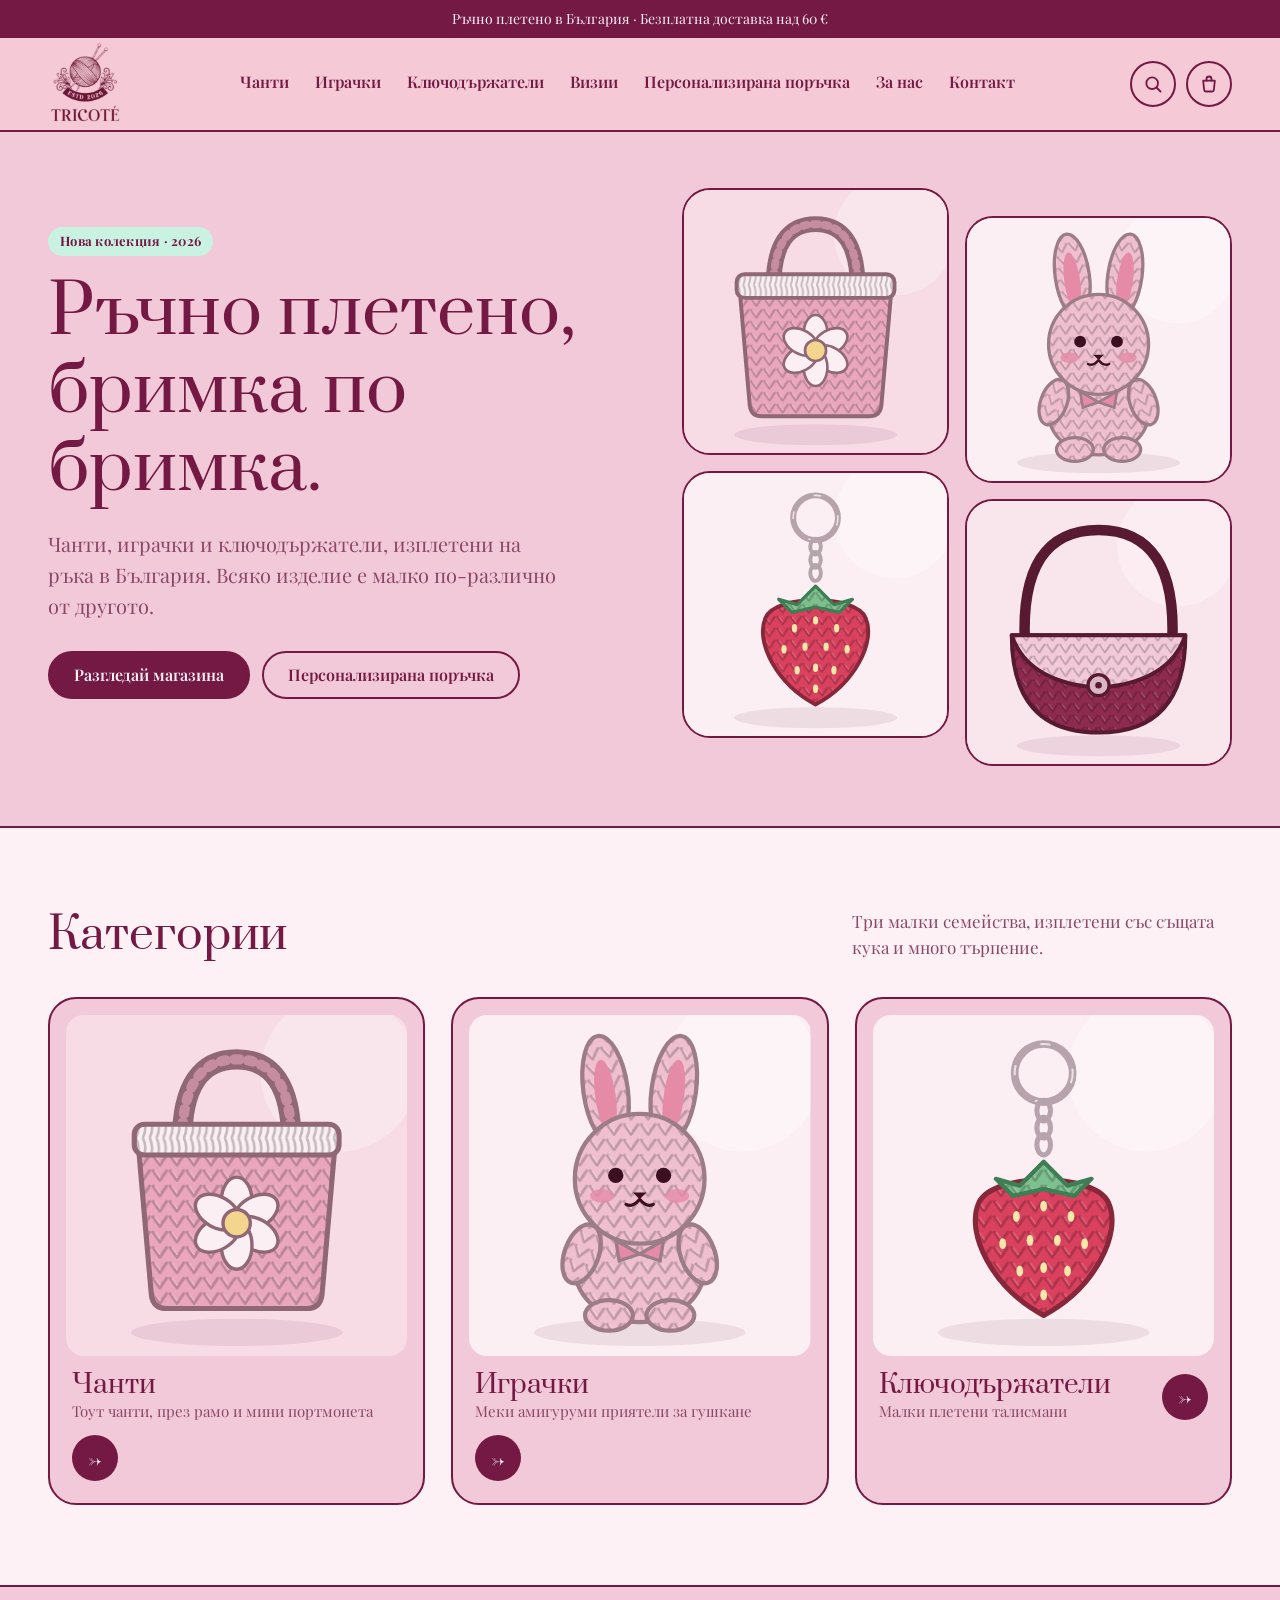
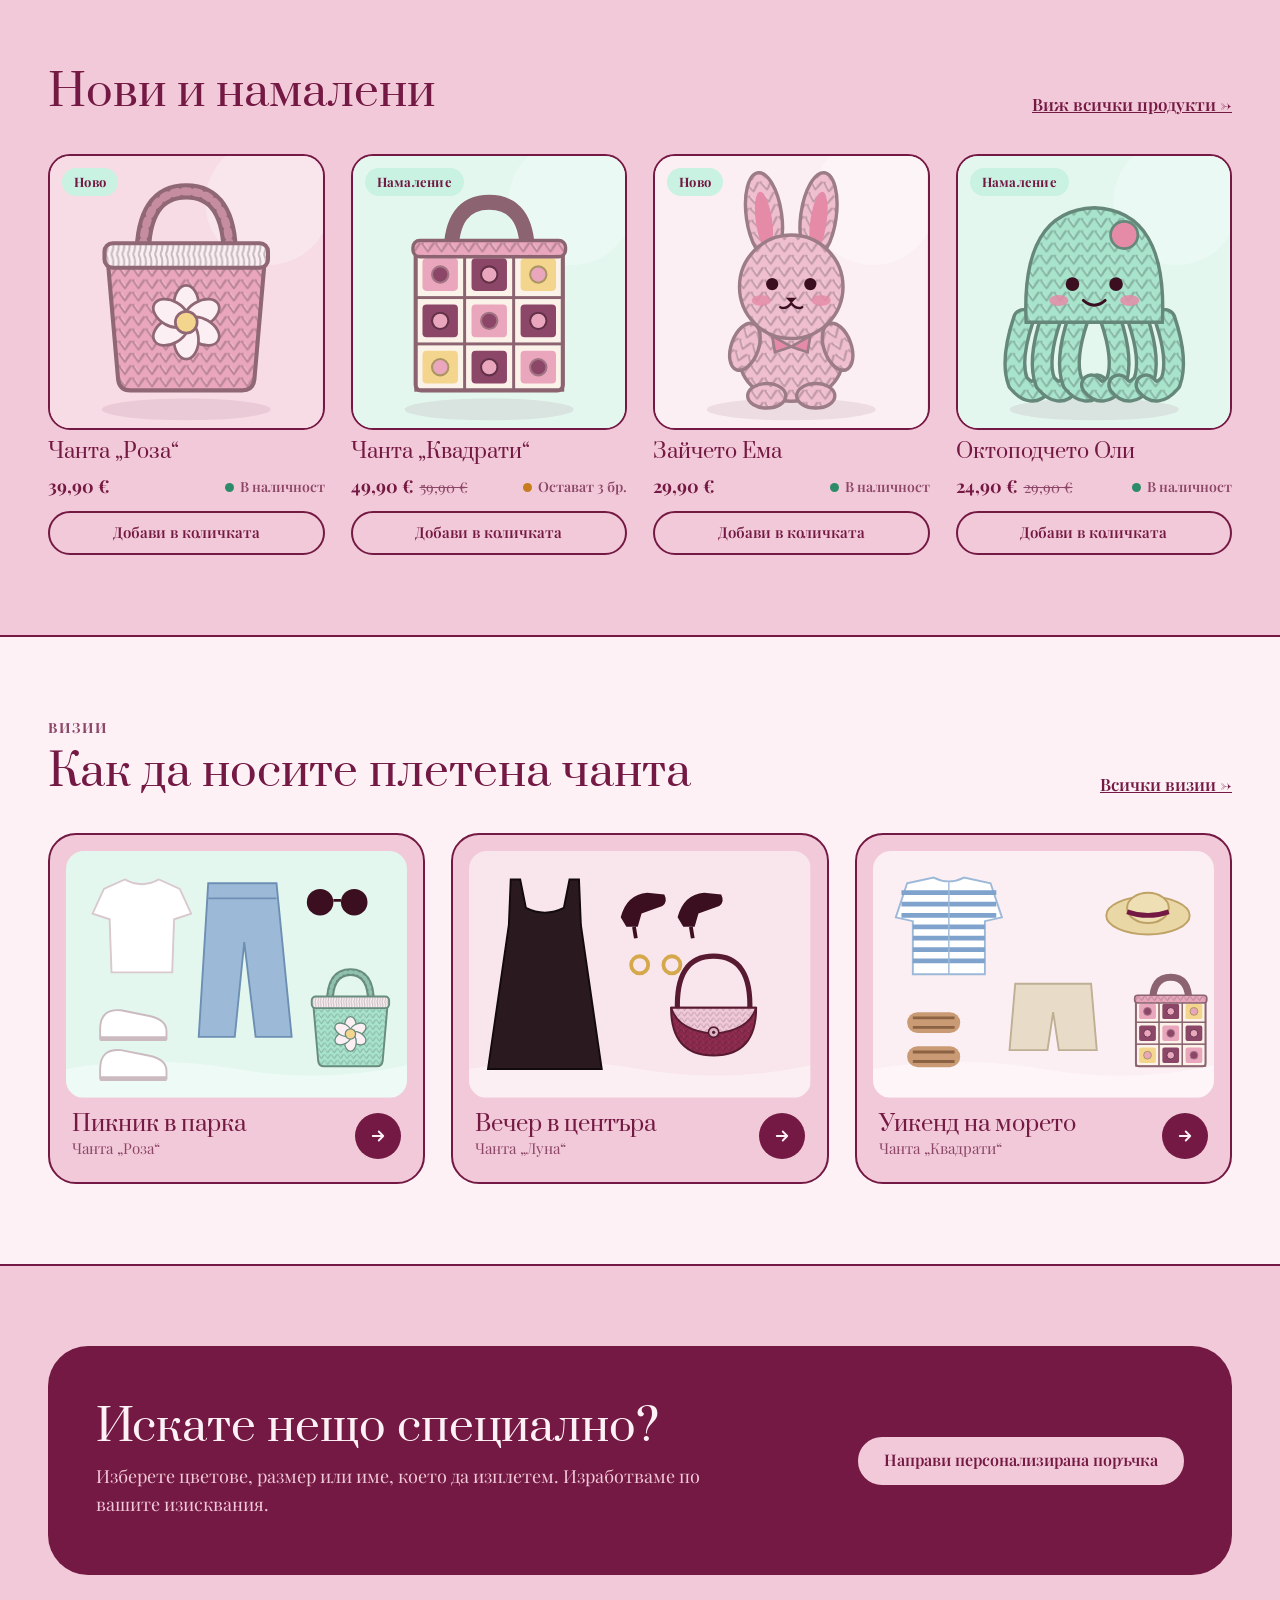
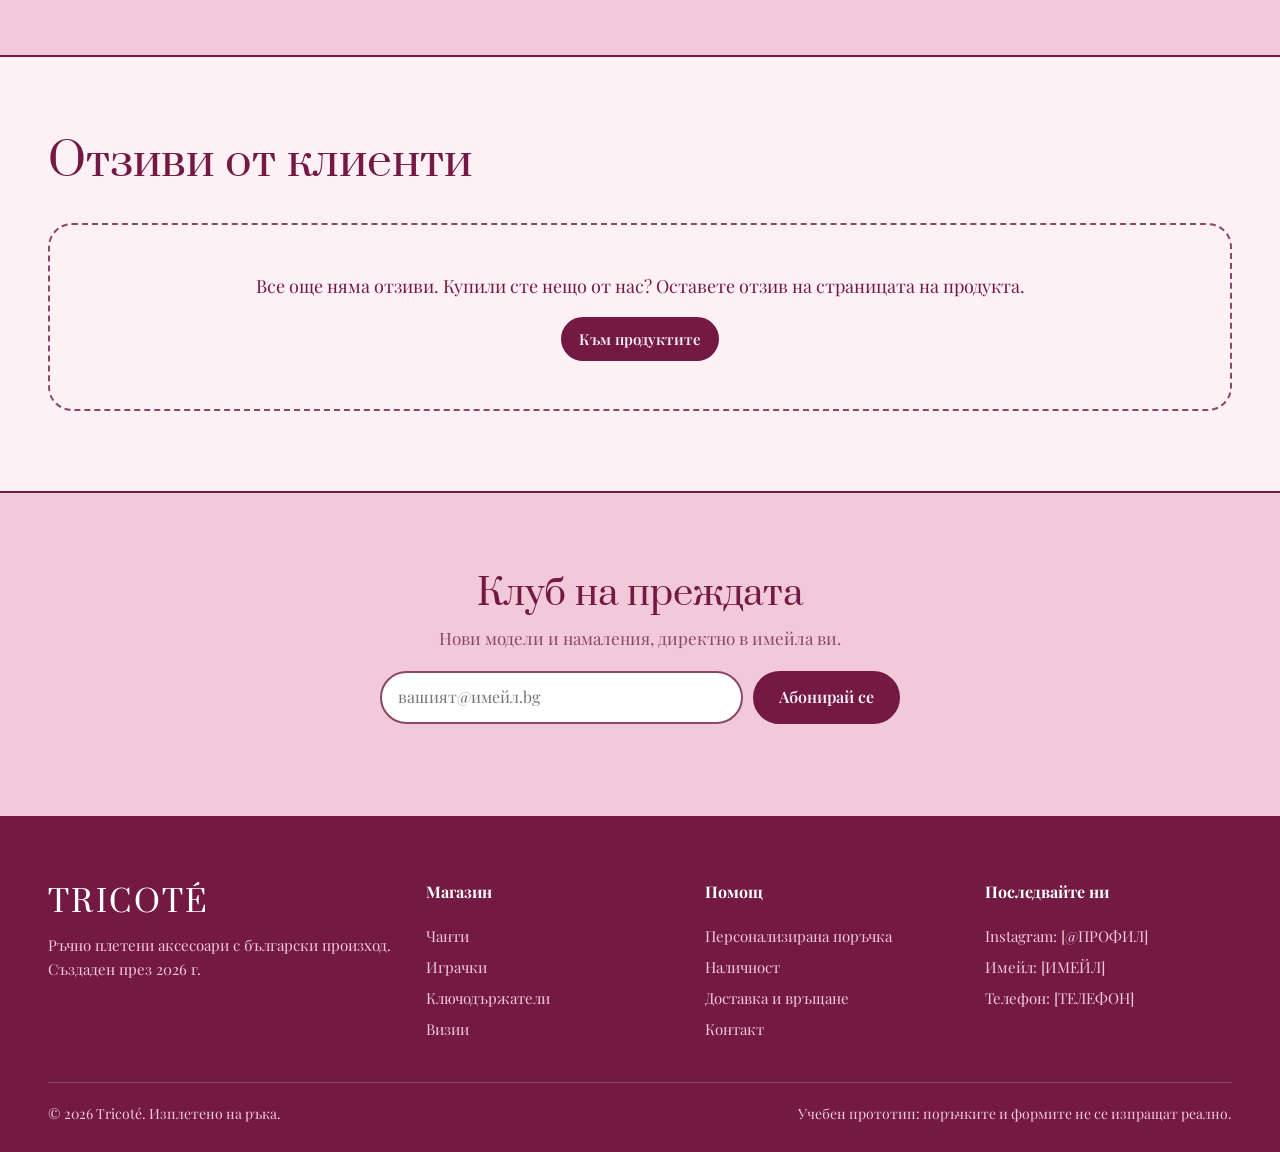
<file: index.html>
<!DOCTYPE html>
<html lang="bg">
<head>
  <meta charset="utf-8">
  <meta name="viewport" content="width=device-width, initial-scale=1">
  <title>Tricoté | Ръчно плетени чанти, играчки и ключодържатели</title>
  <meta name="description" content="Tricoté: ръчно плетени чанти, играчки и ключодържатели с български произход.">
  <link rel="icon" href="logo.jpg">
  <link rel="preconnect" href="https://fonts.googleapis.com">
  <link rel="preconnect" href="https://fonts.gstatic.com" crossorigin>
  <link rel="stylesheet" href="https://fonts.googleapis.com/css2?family=Playfair+Display:wght@400;500;600;700&family=Prata&display=swap">
  <link rel="stylesheet" href="style.css">
</head>
<body data-page="home">
  <div id="site-header"></div>

  <main id="main" tabindex="-1">
    <section class="hero">
      <div class="wrap">
        <div>
          <span class="tag">Нова колекция · 2026</span>
          <h1>Ръчно плетено,<br>бримка по бримка.</h1>
          <p class="lead">Чанти, играчки и ключодържатели, изплетени на ръка в България. Всяко изделие е малко по-различно от другото.</p>
          <div class="ctas">
            <a class="btn" href="shop.html">Разгледай магазина</a>
            <a class="btn ghost" href="custom.html">Персонализирана поръчка</a>
          </div>
        </div>
        <div class="collage">
          <a href="product.html?id=roza" aria-label="Чанта „Роза“" data-art="roza"></a>
          <a href="product.html?id=ema" aria-label="Зайчето Ема" data-art="ema"></a>
          <a href="product.html?id=yagodka" aria-label="Ключодържател „Ягодка“" data-art="yagodka"></a>
          <a href="product.html?id=luna" aria-label="Чанта „Луна“" data-art="luna"></a>
        </div>
      </div>
    </section>

    <section class="band">
      <div class="wrap">
        <div class="sec-head">
          <h2>Категории</h2>
          <p class="muted" style="max-width:380px">Три малки семейства, изплетени със същата кука и много търпение.</p>
        </div>
        <div class="grid g3">
          <a class="cat" href="shop.html?cat=bags">
            <div class="art" data-art="roza"></div>
            <div class="row"><div><h3>Чанти</h3><p>Тоут чанти, през рамо и мини портмонета</p></div><span class="arrow" aria-hidden="true">→</span></div>
          </a>
          <a class="cat" href="shop.html?cat=toys">
            <div class="art" data-art="ema"></div>
            <div class="row"><div><h3>Играчки</h3><p>Меки амигуруми приятели за гушкане</p></div><span class="arrow" aria-hidden="true">→</span></div>
          </a>
          <a class="cat" href="shop.html?cat=keychains">
            <div class="art" data-art="yagodka"></div>
            <div class="row"><div><h3>Ключодържатели</h3><p>Малки плетени талисмани</p></div><span class="arrow" aria-hidden="true">→</span></div>
          </a>
        </div>
      </div>
    </section>

    <section>
      <div class="wrap">
        <div class="sec-head">
          <h2>Нови и намалени</h2>
          <a href="shop.html" style="font-weight:600">Виж всички продукти →</a>
        </div>
        <div class="grid g4" data-products="new"></div>
      </div>
    </section>

    <section class="band">
      <div class="wrap">
        <div class="sec-head">
          <div class="stack gap8"><span class="eyebrow">Визии</span><h2>Как да носите плетена чанта</h2></div>
          <a href="lookbook.html" style="font-weight:600">Всички визии →</a>
        </div>
        <div class="grid g3" data-looks="teaser"></div>
      </div>
    </section>

    <section>
      <div class="wrap">
        <div class="cta">
          <div>
            <h2>Искате нещо специално?</h2>
            <p>Изберете цветове, размер или име, което да изплетем. Изработваме по вашите изисквания.</p>
          </div>
          <a class="btn light" href="custom.html">Направи персонализирана поръчка</a>
        </div>
      </div>
    </section>

    <section class="band">
      <div class="wrap">
        <div class="sec-head"><h2>Отзиви от клиенти</h2></div>
        <div data-reviews="latest"></div>
      </div>
    </section>

    <section style="text-align:center">
      <div class="wrap">
        <h2 style="font-size:36px">Клуб на преждата</h2>
        <p class="muted" style="margin-top:10px">Нови модели и намаления, директно в имейла ви.</p>
        <form class="newsletter" data-form="newsletter" novalidate>
          <label class="sr" for="nl">Имейл адрес</label>
          <input class="input" id="nl" type="email" name="email" placeholder="вашият@имейл.bg" required autocomplete="email">
          <button class="btn" type="submit">Абонирай се</button>
        </form>
        <p id="nlMsg" style="margin-top:12px;font-weight:600" aria-live="polite"></p>
      </div>
    </section>
  </main>

  <div id="site-footer"></div>
  <script src="app.js"></script>
</body>
</html>
</file>
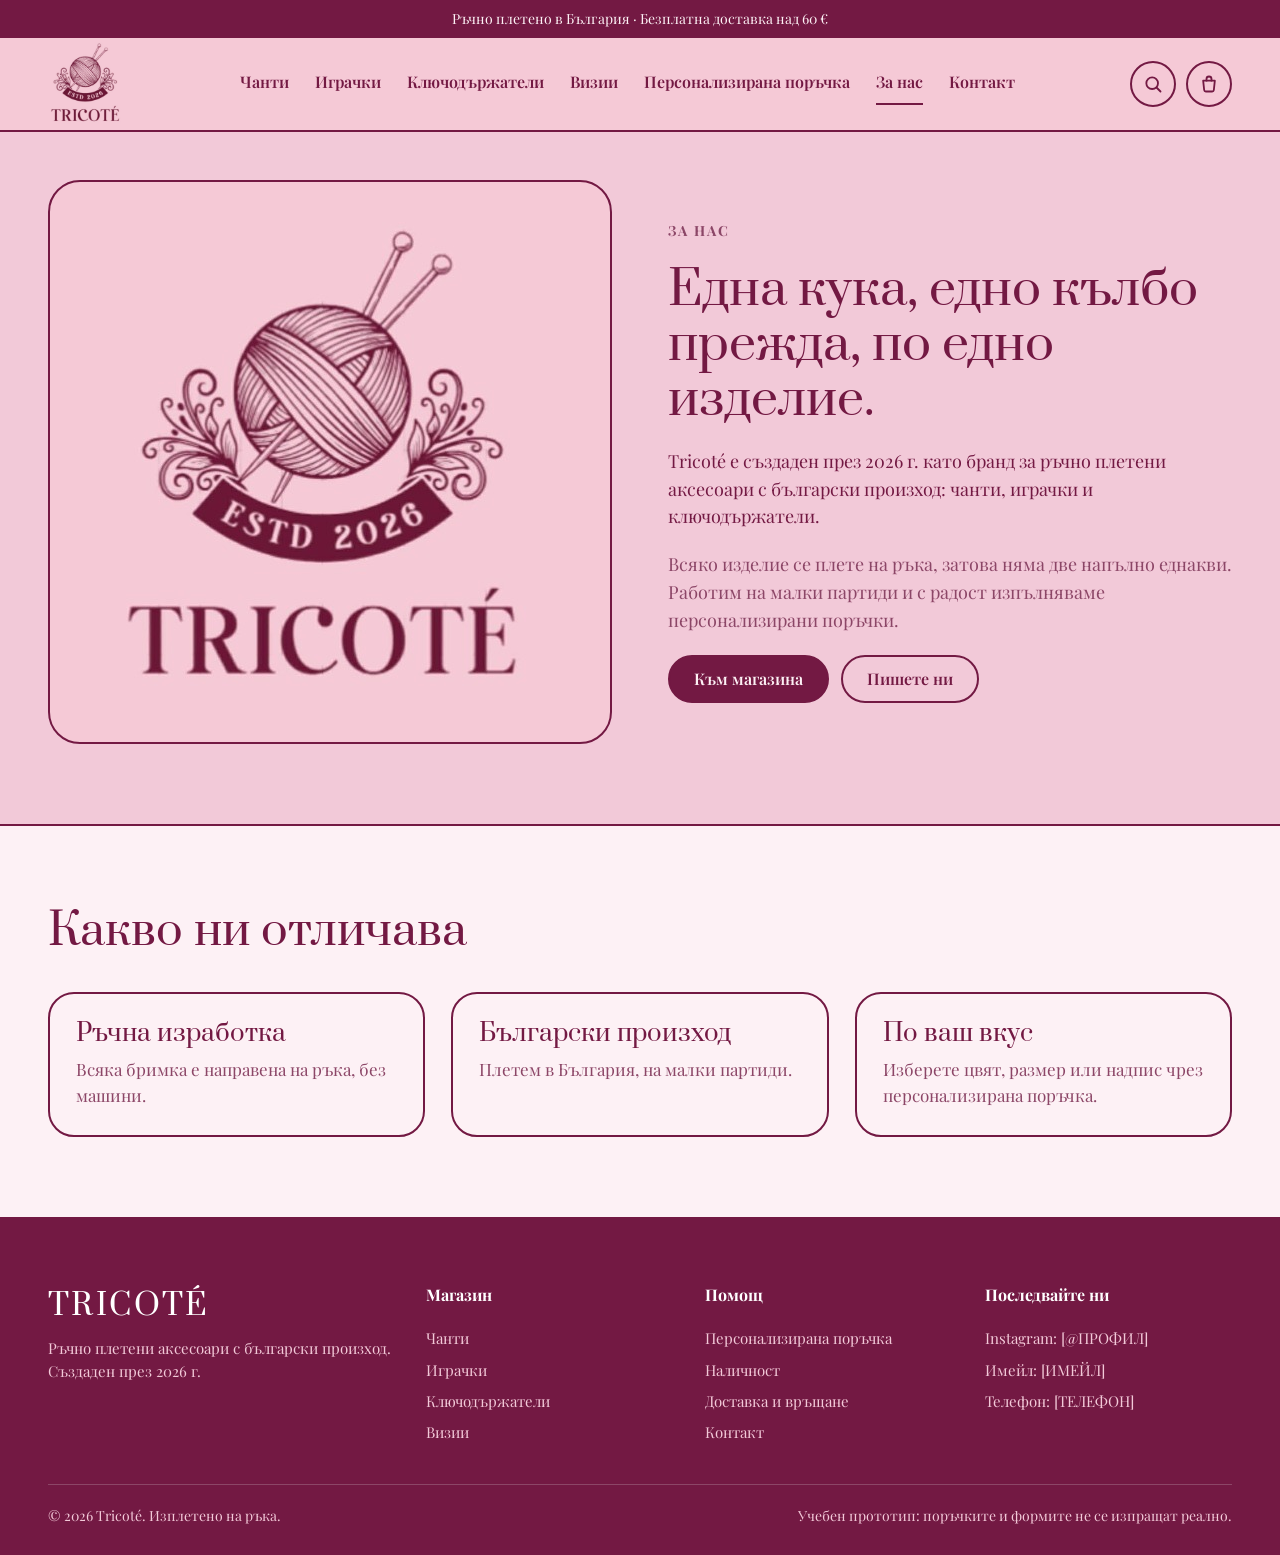
<file: about.html>
<!DOCTYPE html>
<html lang="bg">
<head>
  <meta charset="utf-8">
  <meta name="viewport" content="width=device-width, initial-scale=1">
  <title>За нас | Tricoté</title>
  <meta name="description" content="Историята на Tricoté: ръчно плетени аксесоари с български произход.">
  <link rel="icon" href="logo.jpg">
  <link rel="preconnect" href="https://fonts.googleapis.com">
  <link rel="preconnect" href="https://fonts.gstatic.com" crossorigin>
  <link rel="stylesheet" href="https://fonts.googleapis.com/css2?family=Playfair+Display:wght@400;500;600;700&family=Prata&display=swap">
  <link rel="stylesheet" href="style.css">
</head>
<body data-page="about">
  <div id="site-header"></div>

  <main id="main" tabindex="-1">
    <section class="page-top">
      <div class="wrap">
        <div class="grid g2" style="gap:56px;align-items:center">
          <div style="border-radius:32px;overflow:hidden;border:2px solid var(--wine);background:var(--logo-bg);padding:40px">
            <img src="logo.jpg" alt="Логото на Tricoté" style="margin:0 auto">
          </div>
          <div class="stack gap20">
            <span class="eyebrow">За нас</span>
            <h1 style="font-size:clamp(34px,4.5vw,48px)">Една кука, едно кълбо прежда, по едно изделие.</h1>
            <p style="font-size:18px">Tricoté е създаден през 2026 г. като бранд за ръчно плетени аксесоари с български произход: чанти, играчки и ключодържатели.</p>
            <p style="font-size:18px" class="muted">Всяко изделие се плете на ръка, затова няма две напълно еднакви. Работим на малки партиди и с радост изпълняваме персонализирани поръчки.</p>
            <div class="row gap12">
              <a class="btn" href="shop.html">Към магазина</a>
              <a class="btn ghost" href="contact.html">Пишете ни</a>
            </div>
          </div>
        </div>
      </div>
    </section>

    <section class="band">
      <div class="wrap">
        <div class="sec-head"><h2>Какво ни отличава</h2></div>
        <div class="grid g3">
          <div class="box stack gap8"><h3 style="font-size:24px">Ръчна изработка</h3><p class="muted">Всяка бримка е направена на ръка, без машини.</p></div>
          <div class="box stack gap8"><h3 style="font-size:24px">Български произход</h3><p class="muted">Плетем в България, на малки партиди.</p></div>
          <div class="box stack gap8"><h3 style="font-size:24px">По ваш вкус</h3><p class="muted">Изберете цвят, размер или надпис чрез персонализирана поръчка.</p></div>
        </div>
      </div>
    </section>
  </main>

  <div id="site-footer"></div>
  <script src="app.js"></script>
</body>
</html>
</file>
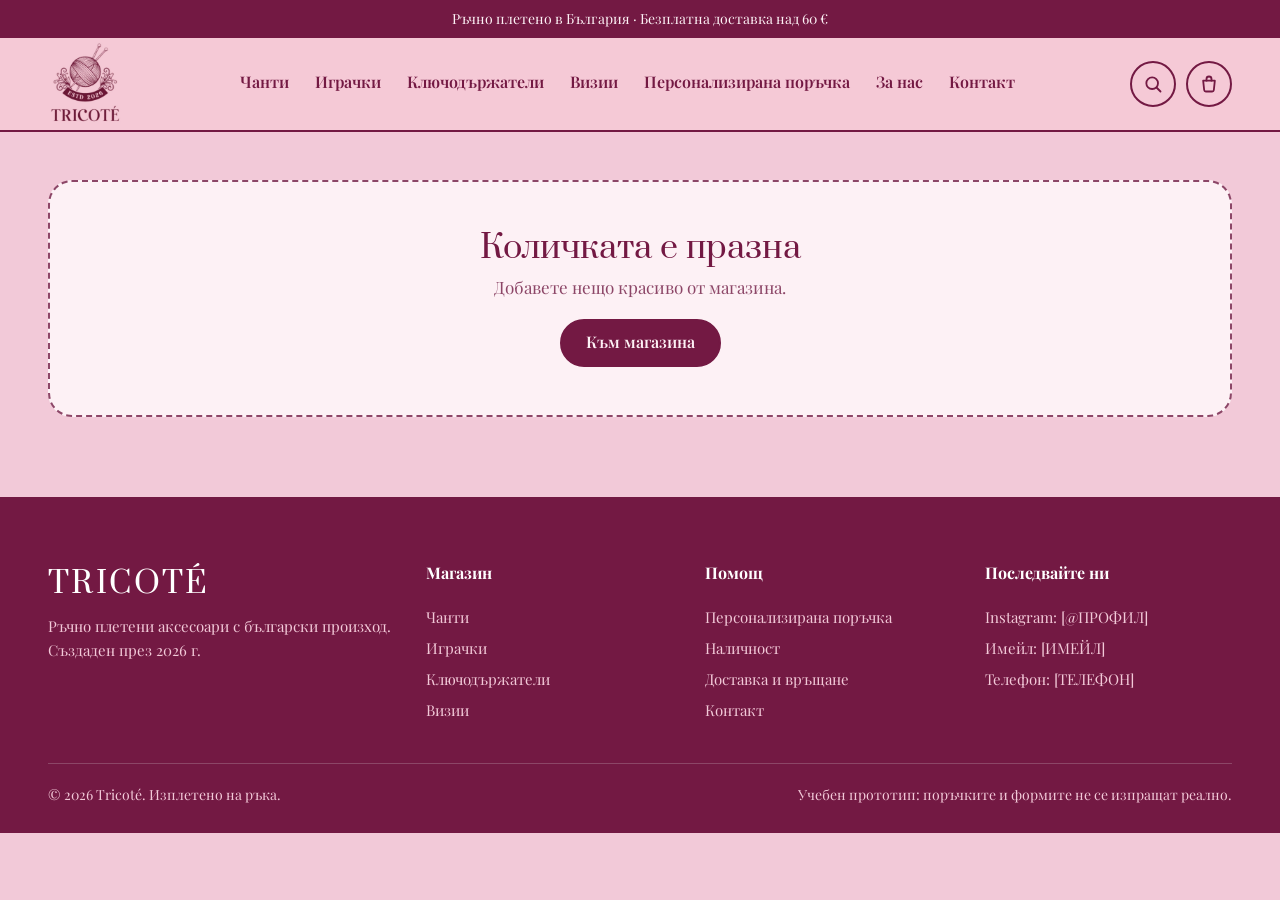
<file: checkout.html>
<!DOCTYPE html>
<html lang="bg">
<head>
  <meta charset="utf-8">
  <meta name="viewport" content="width=device-width, initial-scale=1">
  <title>Поръчка | Tricoté</title>
  <meta name="description" content="Завършване на поръчката в Tricoté.">
  <link rel="icon" href="logo.jpg">
  <link rel="preconnect" href="https://fonts.googleapis.com">
  <link rel="preconnect" href="https://fonts.gstatic.com" crossorigin>
  <link rel="stylesheet" href="https://fonts.googleapis.com/css2?family=Playfair+Display:wght@400;500;600;700&family=Prata&display=swap">
  <link rel="stylesheet" href="style.css">
</head>
<body data-page="checkout">
  <div id="site-header"></div>

  <main id="main" tabindex="-1">
    <section class="page-top">
      <div class="wrap" id="checkoutWrap">
        <h1 style="font-size:clamp(34px,4.5vw,48px);margin-bottom:28px">Завършване на поръчката</h1>
        <div class="checkout-grid">
          <form class="box" data-form="checkout" novalidate>
            <div class="fields" style="gap:24px">
              <fieldset>
                <legend class="big">Данни за контакт</legend>
                <div class="grid g2" style="gap:14px">
                  <label class="f">Име и фамилия<input class="input" name="name" required autocomplete="name"><span class="err">Въведете име.</span></label>
                  <label class="f">Телефон<input class="input" type="tel" name="phone" required autocomplete="tel"><span class="err">Въведете телефон.</span></label>
                </div>
                <label class="f" style="margin-top:14px">Имейл<input class="input" type="email" name="email" required autocomplete="email"><span class="err">Въведете валиден имейл.</span></label>
              </fieldset>

              <fieldset>
                <legend class="big">Доставка</legend>
                <div class="opts">
                  <label class="opt"><input type="radio" name="ship" value="econt" checked>До офис на Еконт · 3,50 €</label>
                  <label class="opt"><input type="radio" name="ship" value="speedy">До офис на Спиди · 3,50 €</label>
                  <label class="opt"><input type="radio" name="ship" value="address">До адрес · 5,50 €</label>
                </div>
                <div class="grid g2" style="gap:14px;margin-top:14px">
                  <label class="f">Град<input class="input" name="city" required autocomplete="address-level2"><span class="err">Въведете град.</span></label>
                  <label class="f"><span id="addrLabel">Офис на куриера</span><input class="input" name="addr" required><span class="err">Попълнете това поле.</span></label>
                </div>
              </fieldset>

              <fieldset>
                <legend class="big">Плащане</legend>
                <div class="opts">
                  <label class="opt"><input type="radio" name="pay" value="Наложен платеж" checked>Наложен платеж</label>
                  <label class="opt"><input type="radio" name="pay" value="Карта">Карта</label>
                </div>
                <p class="note" style="margin-top:8px">В прототипа плащането не е свързано с банка.</p>
              </fieldset>

              <label class="f">Бележка към поръчката (по желание)<textarea class="input" name="note" style="min-height:80px"></textarea></label>
              <label class="chk" style="font-weight:500"><input type="checkbox" name="terms" required>Съгласен/на съм с общите условия</label>
              <span class="err" id="termsErr">Трябва да приемете общите условия.</span>
              <button class="btn block" type="submit">Потвърди поръчката</button>
            </div>
          </form>
          <aside class="box stack gap16" id="coSummary" aria-label="Обобщение на поръчката"></aside>
        </div>
      </div>
    </section>
  </main>

  <div id="site-footer"></div>
  <script src="app.js"></script>
</body>
</html>
</file>
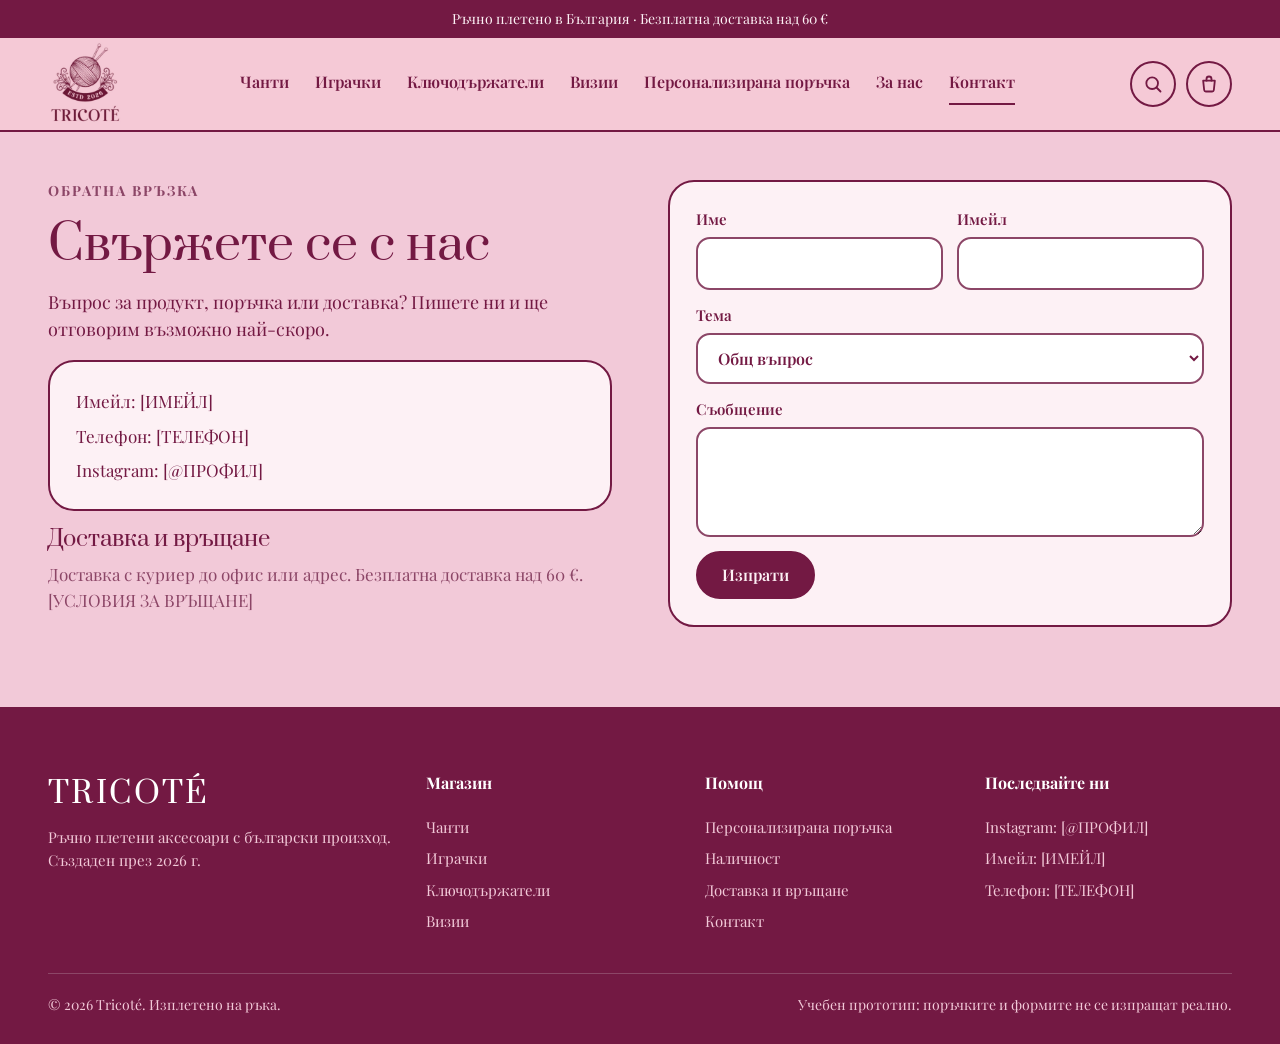
<file: contact.html>
<!DOCTYPE html>
<html lang="bg">
<head>
  <meta charset="utf-8">
  <meta name="viewport" content="width=device-width, initial-scale=1">
  <title>Контакт | Tricoté</title>
  <meta name="description" content="Свържете се с Tricoté: въпроси за продукти, поръчки и доставка.">
  <link rel="icon" href="logo.jpg">
  <link rel="preconnect" href="https://fonts.googleapis.com">
  <link rel="preconnect" href="https://fonts.gstatic.com" crossorigin>
  <link rel="stylesheet" href="https://fonts.googleapis.com/css2?family=Playfair+Display:wght@400;500;600;700&family=Prata&display=swap">
  <link rel="stylesheet" href="style.css">
</head>
<body data-page="contact">
  <div id="site-header"></div>

  <main id="main" tabindex="-1">
    <section class="page-top">
      <div class="wrap">
        <div class="grid g2" style="gap:56px;align-items:start">
          <div class="stack gap16">
            <span class="eyebrow">Обратна връзка</span>
            <h1 style="font-size:clamp(34px,4.5vw,48px)">Свържете се с нас</h1>
            <p style="font-size:18px">Въпрос за продукт, поръчка или доставка? Пишете ни и ще отговорим възможно най-скоро.</p>
            <div class="box stack gap8">
              <span>Имейл: [ИМЕЙЛ]</span>
              <span>Телефон: [ТЕЛЕФОН]</span>
              <span>Instagram: [@ПРОФИЛ]</span>
            </div>
            <div class="stack gap8">
              <h2 style="font-size:22px">Доставка и връщане</h2>
              <p class="muted">Доставка с куриер до офис или адрес. Безплатна доставка над 60 €. [УСЛОВИЯ ЗА ВРЪЩАНЕ]</p>
            </div>
          </div>

          <div id="contactWrap">
            <form class="box" data-form="contact" novalidate>
              <div class="fields">
                <div class="grid g2" style="gap:14px">
                  <label class="f">Име<input class="input" name="name" required autocomplete="name"><span class="err">Въведете име.</span></label>
                  <label class="f">Имейл<input class="input" type="email" name="email" required autocomplete="email"><span class="err">Въведете валиден имейл.</span></label>
                </div>
                <label class="f">Тема
                  <select class="input" name="topic">
                    <option>Общ въпрос</option>
                    <option>Въпрос за поръчка</option>
                    <option>Доставка и връщане</option>
                    <option>Сътрудничество</option>
                  </select>
                </label>
                <label class="f">Съобщение<textarea class="input" name="msg" required></textarea><span class="err">Напишете съобщение.</span></label>
                <button class="btn" type="submit" style="justify-self:start">Изпрати</button>
              </div>
            </form>
          </div>
        </div>
      </div>
    </section>
  </main>

  <div id="site-footer"></div>
  <script src="app.js"></script>
</body>
</html>
</file>
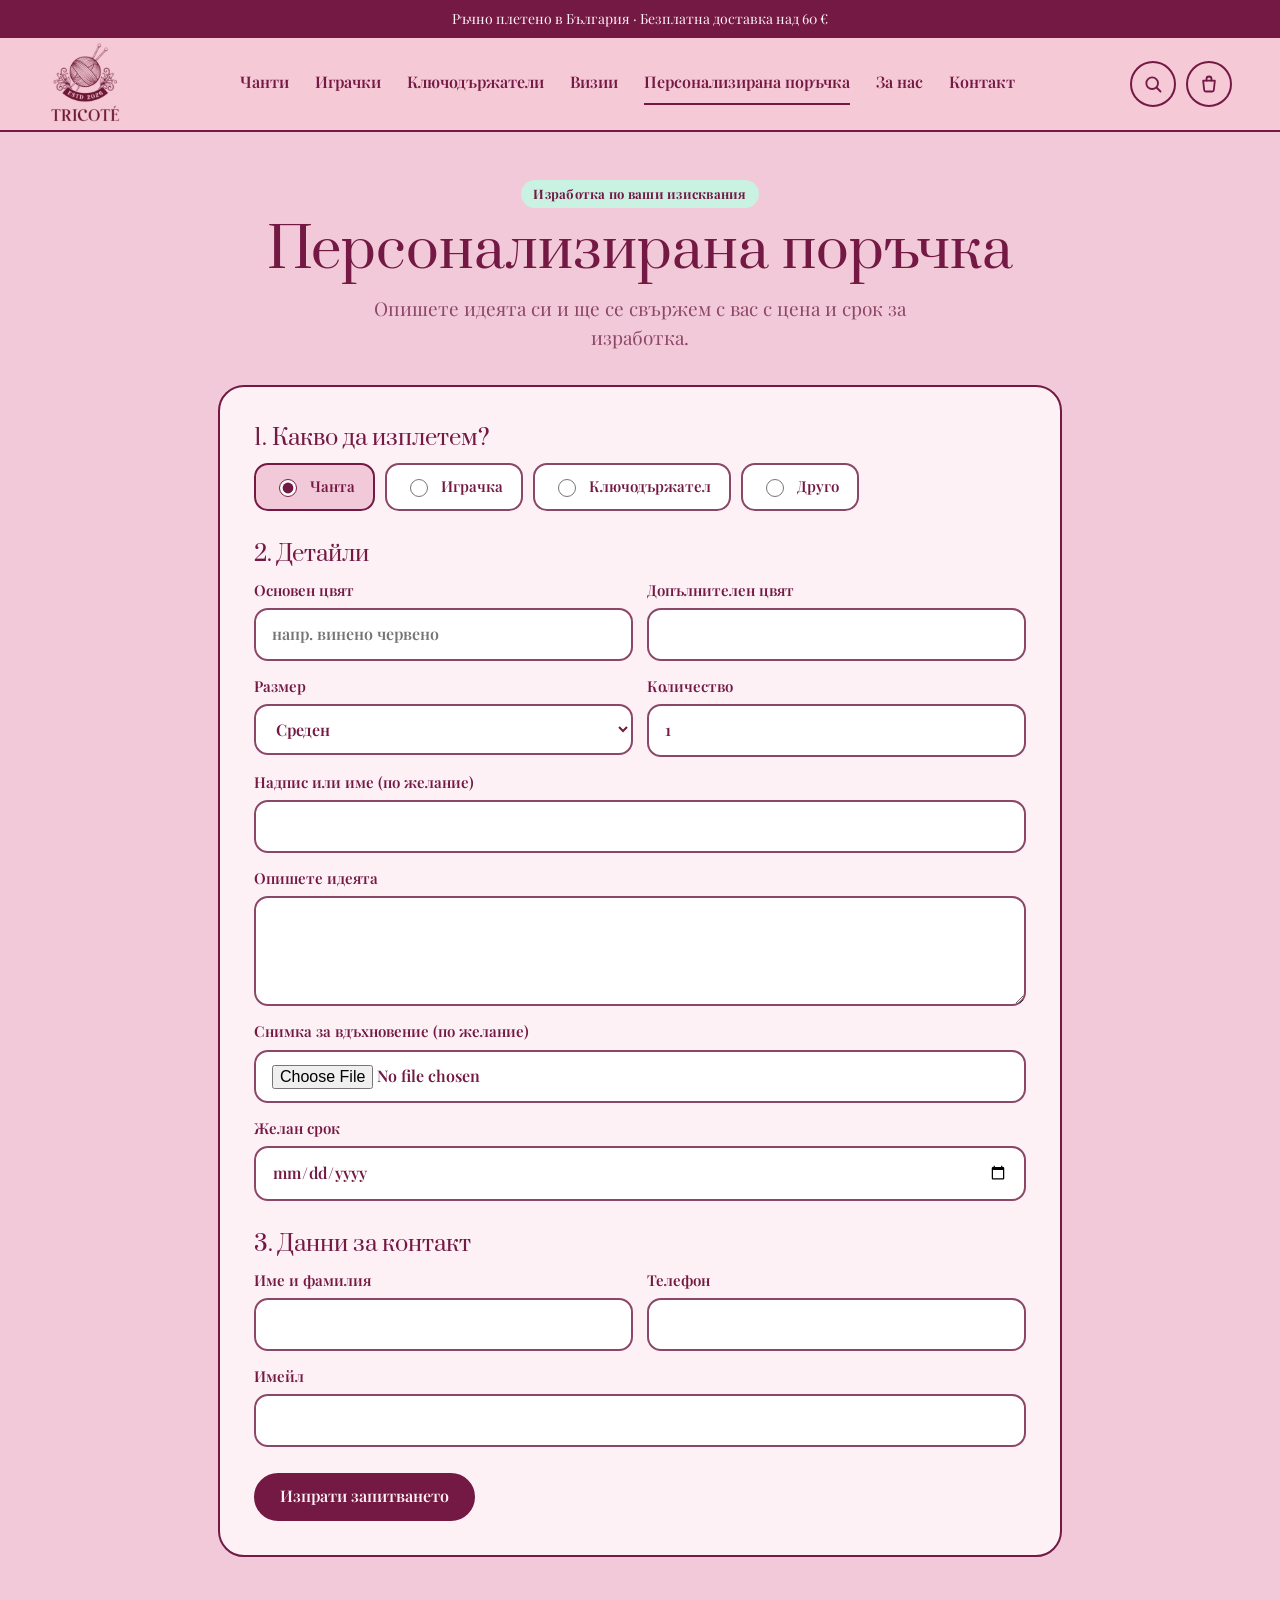
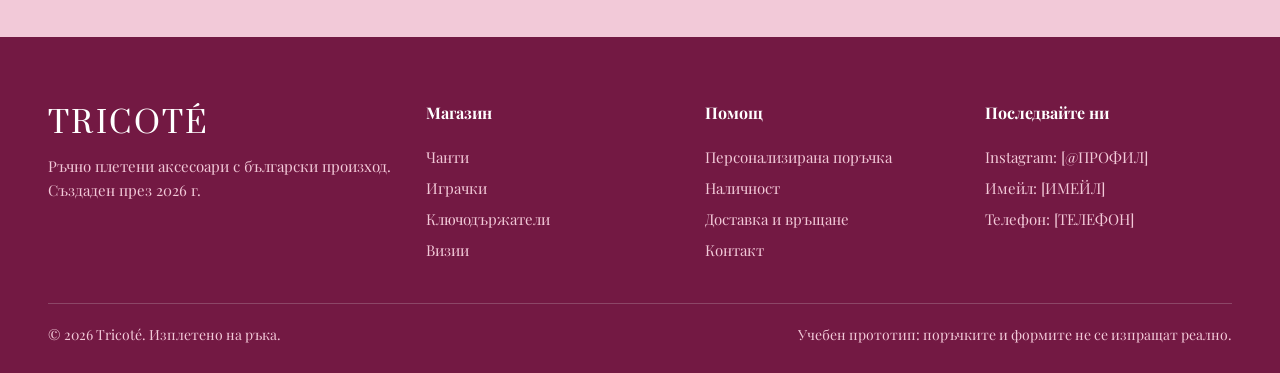
<file: custom.html>
<!DOCTYPE html>
<html lang="bg">
<head>
  <meta charset="utf-8">
  <meta name="viewport" content="width=device-width, initial-scale=1">
  <title>Персонализирана поръчка | Tricoté</title>
  <meta name="description" content="Поръчайте ръчно плетено изделие по ваши изисквания: цвят, размер, надпис.">
  <link rel="icon" href="logo.jpg">
  <link rel="preconnect" href="https://fonts.googleapis.com">
  <link rel="preconnect" href="https://fonts.gstatic.com" crossorigin>
  <link rel="stylesheet" href="https://fonts.googleapis.com/css2?family=Playfair+Display:wght@400;500;600;700&family=Prata&display=swap">
  <link rel="stylesheet" href="style.css">
</head>
<body data-page="custom">
  <div id="site-header"></div>

  <main id="main" tabindex="-1">
    <section class="page-top">
      <div class="wrap" style="max-width:900px">
        <div class="stack gap12" style="text-align:center;align-items:center;margin-bottom:32px">
          <span class="tag">Изработка по ваши изисквания</span>
          <h1 style="font-size:clamp(36px,5vw,54px)">Персонализирана поръчка</h1>
          <p class="muted" style="font-size:19px;max-width:620px">Опишете идеята си и ще се свържем с вас с цена и срок за изработка.</p>
        </div>

        <div id="customWrap">
          <form class="box" style="padding:34px" data-form="custom" novalidate>
            <div class="fields" style="gap:26px">
              <fieldset>
                <legend class="big">1. Какво да изплетем?</legend>
                <div class="opts">
                  <label class="opt"><input type="radio" name="kind" value="Чанта" checked>Чанта</label>
                  <label class="opt"><input type="radio" name="kind" value="Играчка">Играчка</label>
                  <label class="opt"><input type="radio" name="kind" value="Ключодържател">Ключодържател</label>
                  <label class="opt"><input type="radio" name="kind" value="Друго">Друго</label>
                </div>
              </fieldset>

              <fieldset>
                <legend class="big">2. Детайли</legend>
                <div class="fields">
                  <div class="grid g2" style="gap:14px">
                    <label class="f">Основен цвят<input class="input" name="color1" placeholder="напр. винено червено" required><span class="err">Изберете поне един цвят.</span></label>
                    <label class="f">Допълнителен цвят<input class="input" name="color2"></label>
                    <label class="f">Размер
                      <select class="input" name="size">
                        <option>Малък</option>
                        <option selected>Среден</option>
                        <option>Голям</option>
                        <option>Друг (опишете)</option>
                      </select>
                    </label>
                    <label class="f">Количество<input class="input" type="number" name="qty" min="1" value="1" required><span class="err">Поне 1 брой.</span></label>
                  </div>
                  <label class="f">Надпис или име (по желание)<input class="input" name="label" maxlength="30"></label>
                  <label class="f">Опишете идеята<textarea class="input" name="idea" required></textarea><span class="err">Разкажете ни малко повече.</span></label>
                  <label class="f">Снимка за вдъхновение (по желание)<input class="input" type="file" name="photo" accept="image/*" style="padding-top:12px"></label>
                  <label class="f">Желан срок<input class="input" type="date" name="date"></label>
                </div>
              </fieldset>

              <fieldset>
                <legend class="big">3. Данни за контакт</legend>
                <div class="grid g2" style="gap:14px">
                  <label class="f">Име и фамилия<input class="input" name="name" required autocomplete="name"><span class="err">Въведете име.</span></label>
                  <label class="f">Телефон<input class="input" type="tel" name="phone" required autocomplete="tel"><span class="err">Въведете телефон.</span></label>
                </div>
                <label class="f" style="margin-top:14px">Имейл<input class="input" type="email" name="email" required autocomplete="email"><span class="err">Въведете валиден имейл.</span></label>
              </fieldset>

              <button class="btn" type="submit" style="justify-self:start">Изпрати запитването</button>
            </div>
          </form>
        </div>
      </div>
    </section>
  </main>

  <div id="site-footer"></div>
  <script src="app.js"></script>
</body>
</html>
</file>
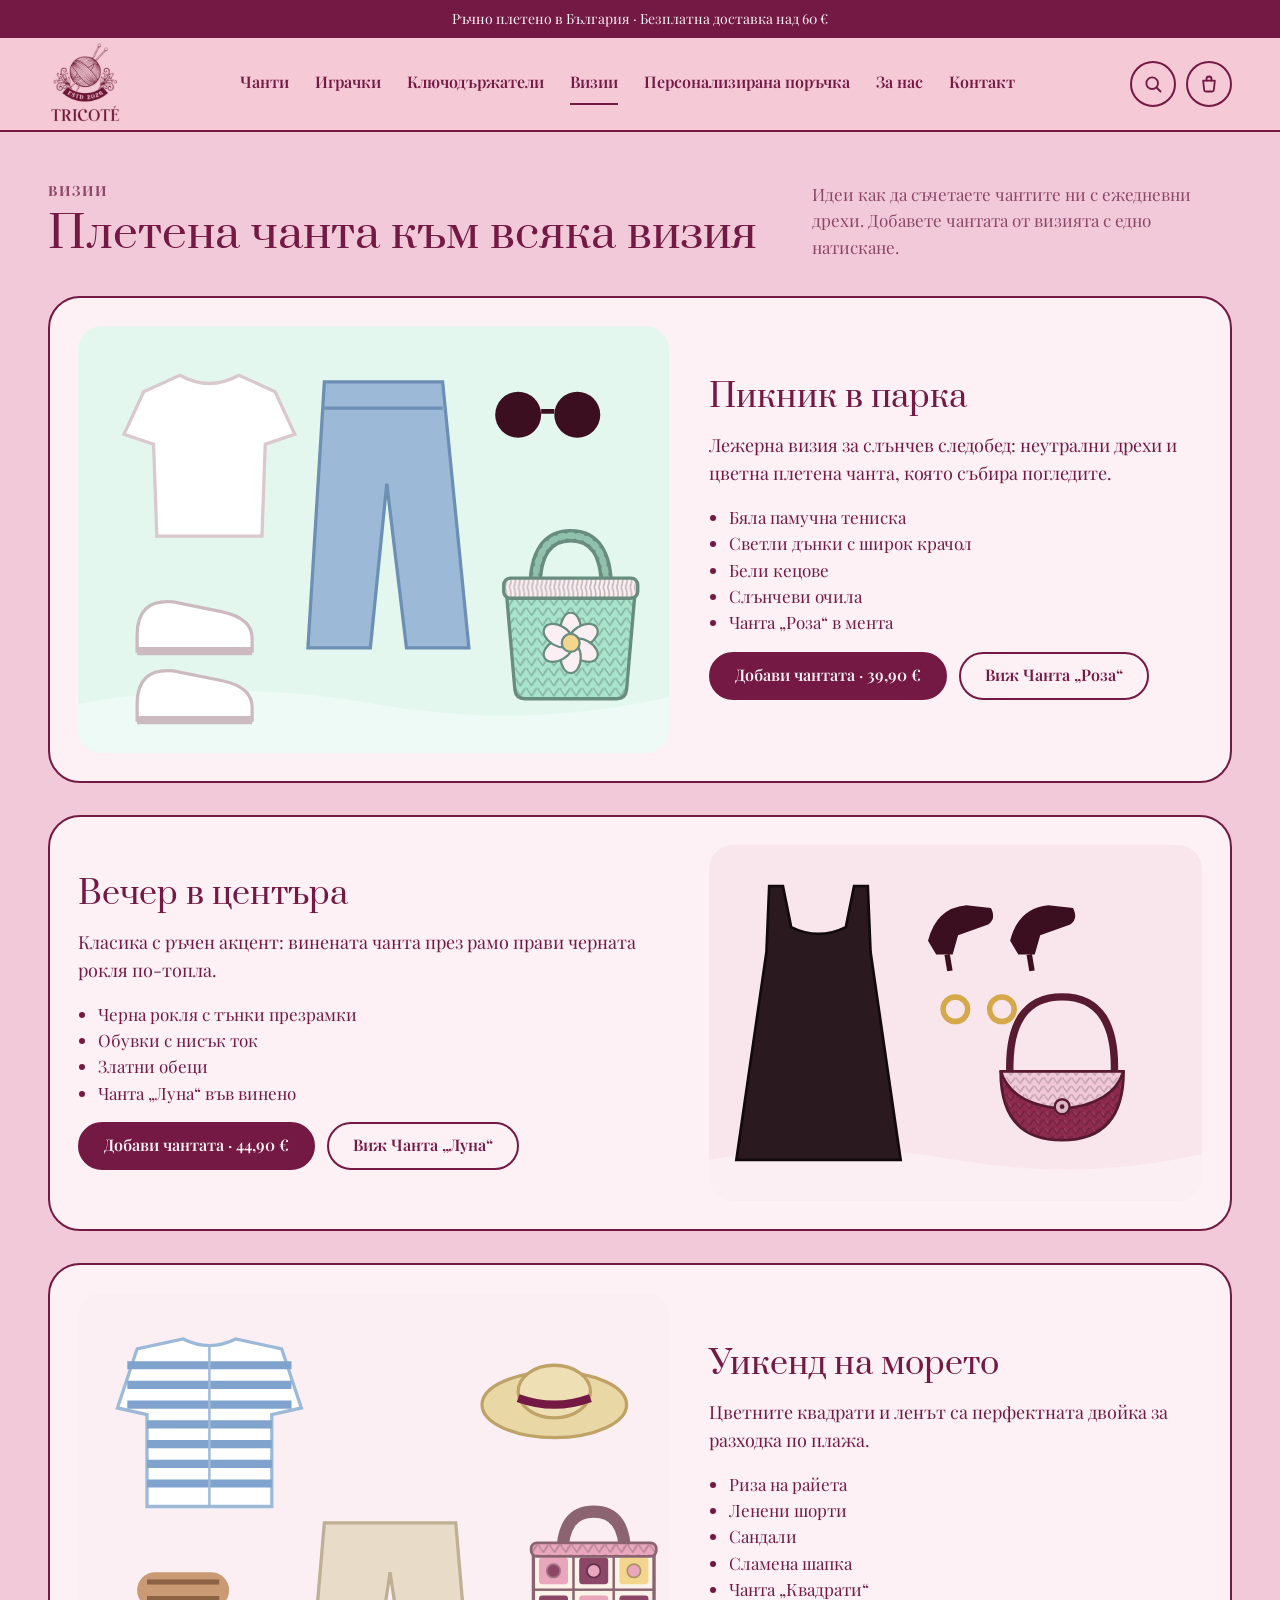
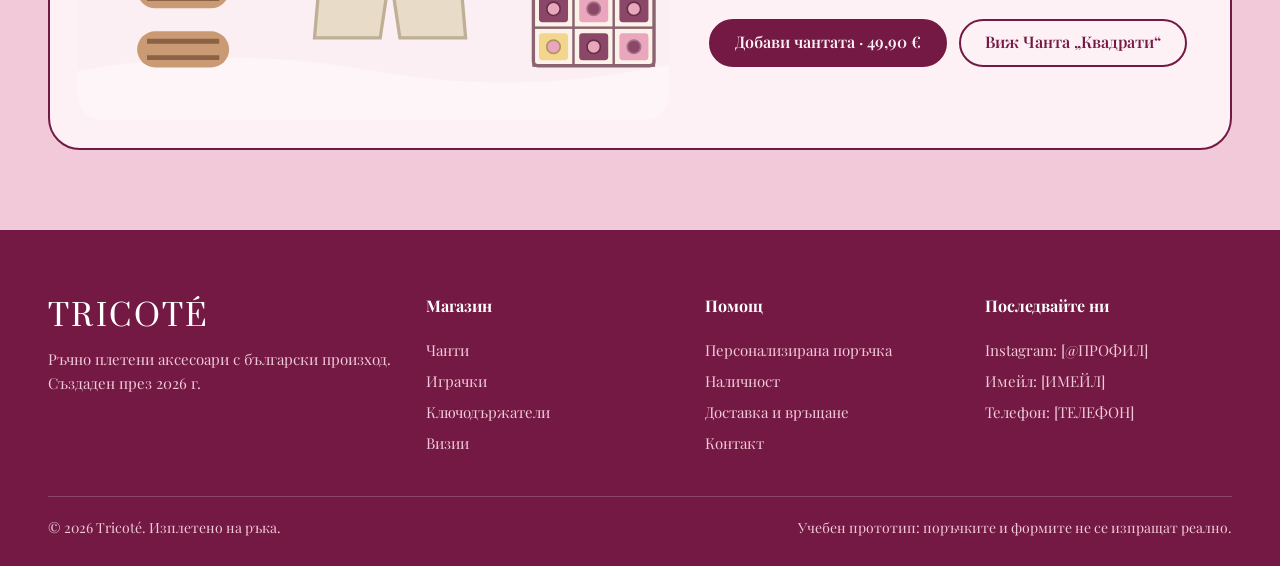
<file: lookbook.html>
<!DOCTYPE html>
<html lang="bg">
<head>
  <meta charset="utf-8">
  <meta name="viewport" content="width=device-width, initial-scale=1">
  <title>Визии | Tricoté</title>
  <meta name="description" content="Идеи как да съчетаете плетените чанти на Tricoté с ежедневни дрехи.">
  <link rel="icon" href="logo.jpg">
  <link rel="preconnect" href="https://fonts.googleapis.com">
  <link rel="preconnect" href="https://fonts.gstatic.com" crossorigin>
  <link rel="stylesheet" href="https://fonts.googleapis.com/css2?family=Playfair+Display:wght@400;500;600;700&family=Prata&display=swap">
  <link rel="stylesheet" href="style.css">
</head>
<body data-page="lookbook">
  <div id="site-header"></div>

  <main id="main" tabindex="-1">
    <section class="page-top">
      <div class="wrap">
        <div class="sec-head">
          <div class="stack gap8"><span class="eyebrow">Визии</span><h1>Плетена чанта към всяка визия</h1></div>
          <p class="muted" style="max-width:420px">Идеи как да съчетаете чантите ни с ежедневни дрехи. Добавете чантата от визията с едно натискане.</p>
        </div>
        <div data-looks="all"></div>
      </div>
    </section>
  </main>

  <div id="site-footer"></div>
  <script src="app.js"></script>
</body>
</html>
</file>
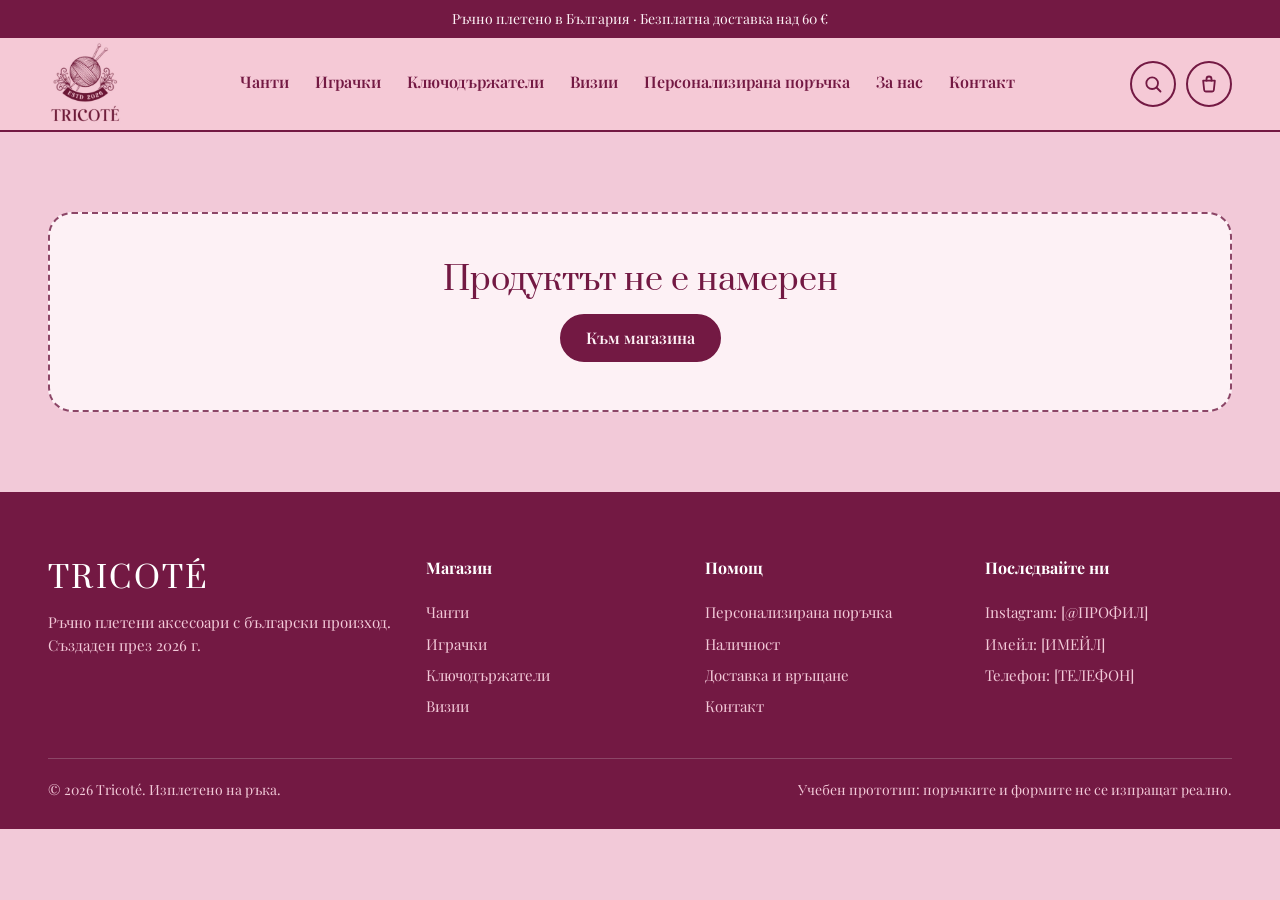
<file: product.html>
<!DOCTYPE html>
<html lang="bg">
<head>
  <meta charset="utf-8">
  <meta name="viewport" content="width=device-width, initial-scale=1">
  <title>Продукт | Tricoté</title>
  <meta name="description" content="Ръчно плетен продукт от Tricoté: цветове, наличност, поръчка и отзиви.">
  <link rel="icon" href="logo.jpg">
  <link rel="preconnect" href="https://fonts.googleapis.com">
  <link rel="preconnect" href="https://fonts.gstatic.com" crossorigin>
  <link rel="stylesheet" href="https://fonts.googleapis.com/css2?family=Playfair+Display:wght@400;500;600;700&family=Prata&display=swap">
  <link rel="stylesheet" href="style.css">
</head>
<body data-page="product">
  <div id="site-header"></div>

  <!-- Съдържанието се зарежда от app.js според адреса, напр. product.html?id=roza -->
  <main id="main" tabindex="-1"></main>

  <div id="site-footer"></div>
  <script src="app.js"></script>
</body>
</html>
</file>
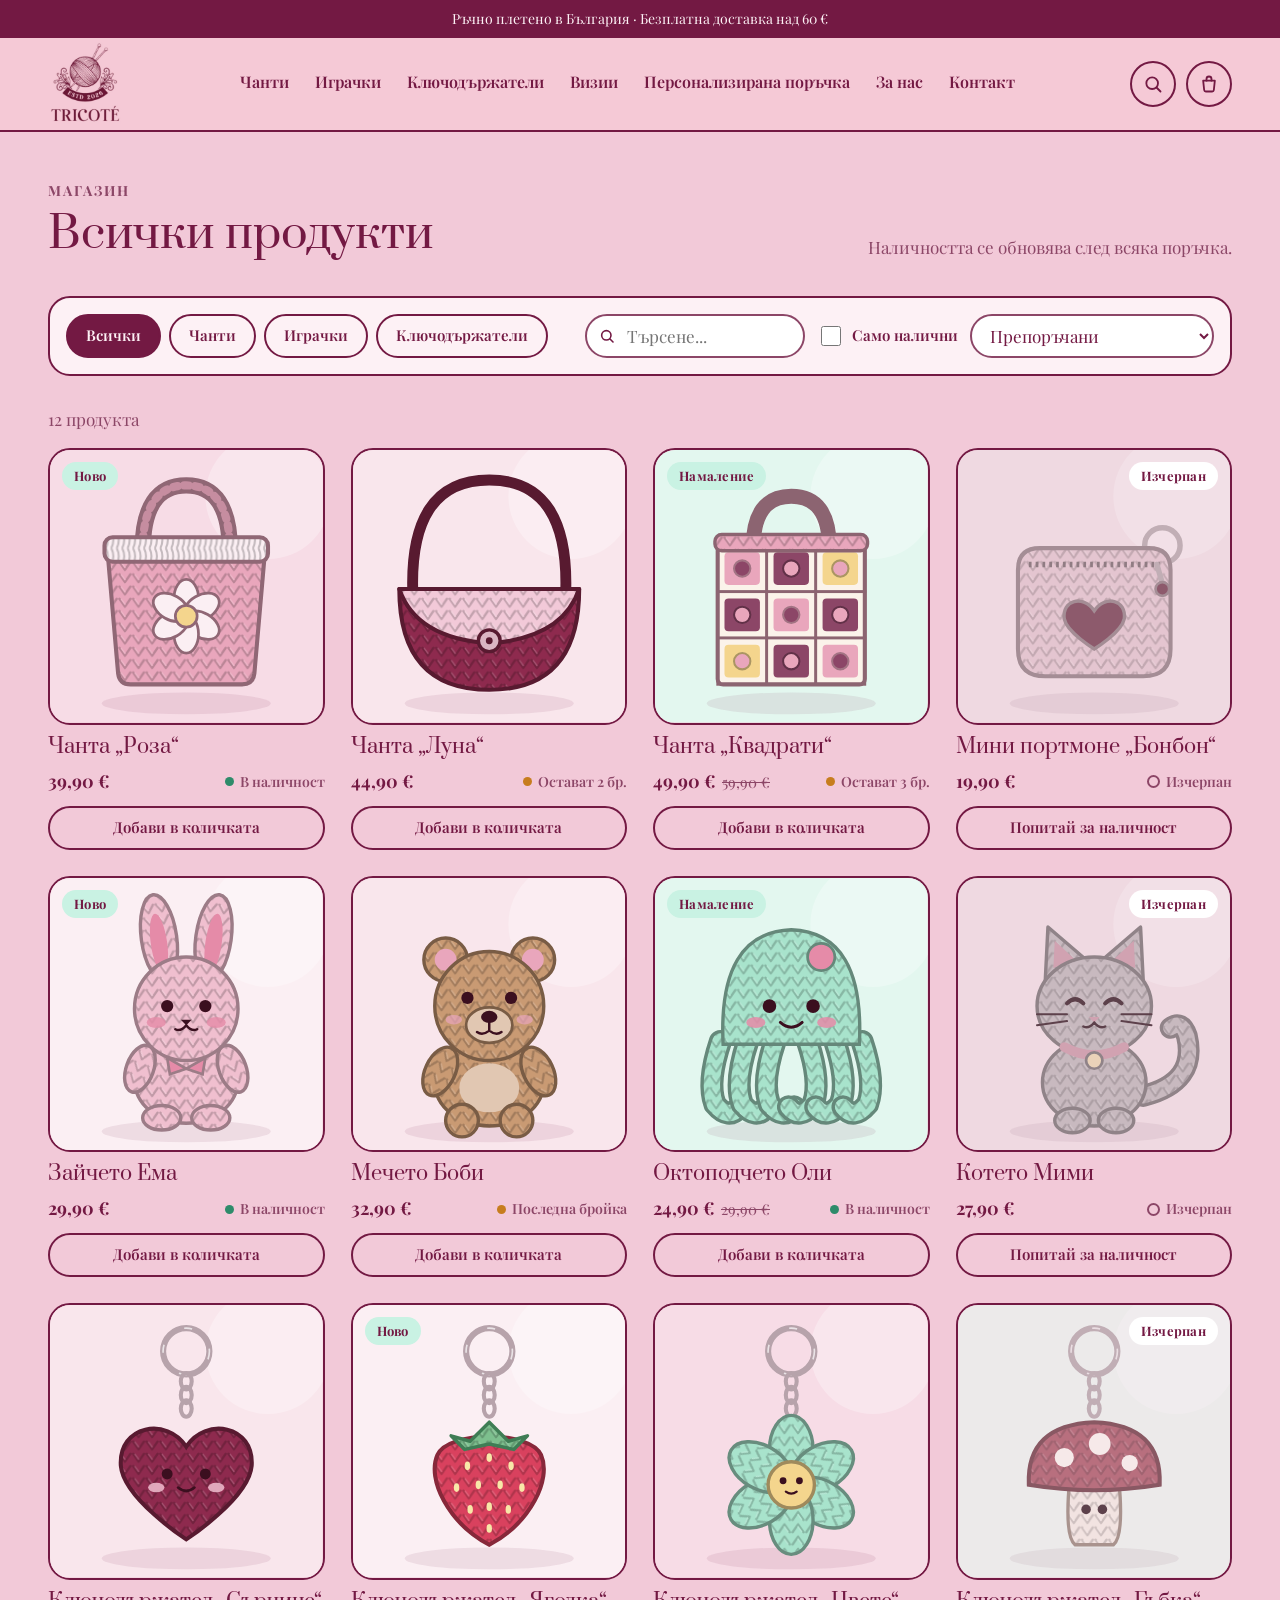
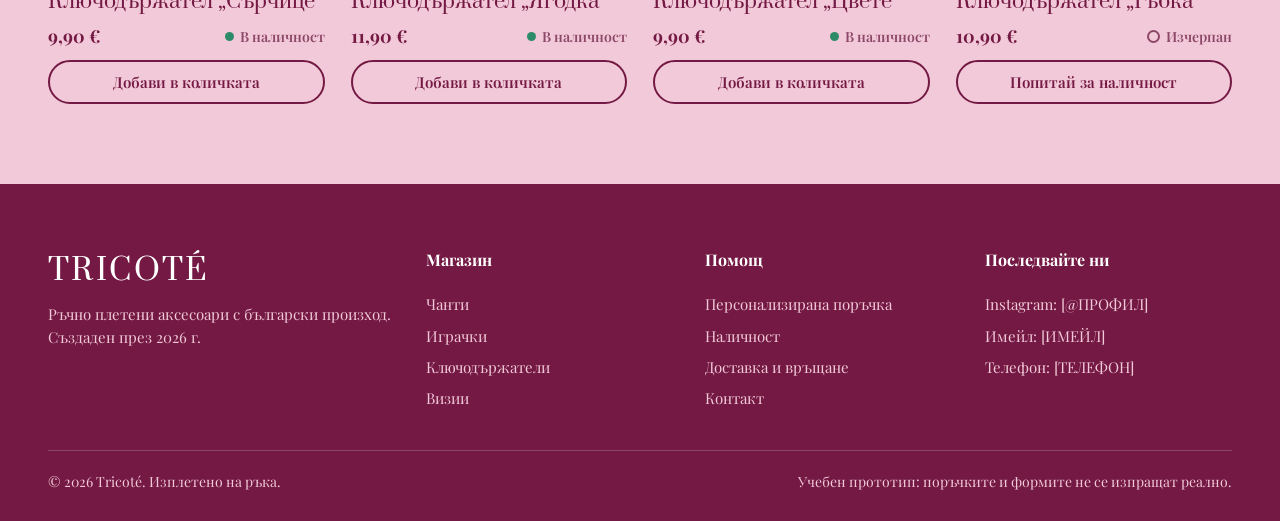
<file: shop.html>
<!DOCTYPE html>
<html lang="bg">
<head>
  <meta charset="utf-8">
  <meta name="viewport" content="width=device-width, initial-scale=1">
  <title>Магазин | Tricoté</title>
  <meta name="description" content="Всички ръчно плетени продукти на Tricoté: чанти, играчки и ключодържатели.">
  <link rel="icon" href="logo.jpg">
  <link rel="preconnect" href="https://fonts.googleapis.com">
  <link rel="preconnect" href="https://fonts.gstatic.com" crossorigin>
  <link rel="stylesheet" href="https://fonts.googleapis.com/css2?family=Playfair+Display:wght@400;500;600;700&family=Prata&display=swap">
  <link rel="stylesheet" href="style.css">
</head>
<body data-page="shop">
  <div id="site-header"></div>

  <main id="main" tabindex="-1">
    <section class="page-top">
      <div class="wrap">
        <div class="sec-head">
          <div class="stack gap8"><span class="eyebrow">Магазин</span><h1 id="shopTitle">Всички продукти</h1></div>
          <p class="muted">Наличността се обновява след всяка поръчка.</p>
        </div>

        <div class="filters">
          <div class="pills">
            <a class="pill" href="shop.html" data-cat="all">Всички</a>
            <a class="pill" href="shop.html?cat=bags" data-cat="bags">Чанти</a>
            <a class="pill" href="shop.html?cat=toys" data-cat="toys">Играчки</a>
            <a class="pill" href="shop.html?cat=keychains" data-cat="keychains">Ключодържатели</a>
          </div>
          <div class="tools">
            <div class="search">
              <svg width="16" height="16" viewBox="0 0 24 24" fill="none" stroke="currentColor" stroke-width="2.4" stroke-linecap="round" aria-hidden="true"><circle cx="11" cy="11" r="7"/><path d="M16.5 16.5 21 21"/></svg>
              <label class="sr" for="q">Търсене</label>
              <input id="q" type="search" placeholder="Търсене..." data-shop="q">
            </div>
            <label class="chk"><input type="checkbox" data-shop="inStock">Само налични</label>
            <label class="sr" for="sort">Подреди</label>
            <select id="sort" class="sort" data-shop="sort">
              <option value="featured">Препоръчани</option>
              <option value="asc">Цена: ниска към висока</option>
              <option value="desc">Цена: висока към ниска</option>
              <option value="new">Първо новите</option>
            </select>
          </div>
        </div>

        <div id="shopGrid" aria-live="polite"></div>
      </div>
    </section>
  </main>

  <div id="site-footer"></div>
  <script src="app.js"></script>
</body>
</html>
</file>
<file: style.css>
:root{
  --wine:#731943; --rose:#8C4667; --ash:#BF889C; --soft:#D9A7B9; --pink:#F2C9D8; --mint:#C9F2E3;
  --paper:#FDF1F5; --logo-bg:#F5C9D6;
}
*{box-sizing:border-box}
html{scroll-behavior:smooth}
body{margin:0;background:var(--pink);color:var(--wine);font-family:'Playfair Display',Georgia,serif;font-size:17px;line-height:1.55}
img,svg{display:block;max-width:100%}
a{color:var(--wine)}
a:hover{color:var(--rose)}
h1,h2,h3{font-family:'Prata',Georgia,serif;font-weight:400;margin:0;line-height:1.15}
p{margin:0}
button,input,select,textarea{font:inherit;color:inherit}
.wrap{max-width:1240px;margin:0 auto;padding:0 28px}
.sr{position:absolute;width:1px;height:1px;overflow:hidden;clip:rect(0 0 0 0);white-space:nowrap}
.skip{position:absolute;left:12px;top:-60px;background:var(--wine);color:#fff;padding:10px 16px;border-radius:10px;z-index:100}
.skip:focus{top:12px;color:#fff}
:focus-visible{outline:3px solid var(--wine);outline-offset:2px}

.btn{display:inline-flex;align-items:center;justify-content:center;gap:8px;min-height:48px;padding:0 24px;border-radius:999px;border:2px solid var(--wine);background:var(--wine);color:var(--paper);font-weight:600;font-size:16px;text-decoration:none;cursor:pointer;transition:background .15s,color .15s,transform .1s}
.btn:hover{background:var(--rose);border-color:var(--rose);color:var(--paper)}
.btn:active{transform:scale(.98)}
.btn.ghost{background:transparent;color:var(--wine)}
.btn.ghost:hover{background:var(--wine);color:var(--paper);border-color:var(--wine)}
.btn.light{background:var(--pink);border-color:var(--pink);color:var(--wine)}
.btn.light:hover{background:var(--paper)}
.btn[disabled]{opacity:.45;cursor:not-allowed}
.btn.sm{min-height:44px;padding:0 16px;font-size:15px}
.btn.block{width:100%}
.icon-btn{width:46px;height:46px;border-radius:999px;border:2px solid var(--wine);background:transparent;display:inline-flex;align-items:center;justify-content:center;cursor:pointer;position:relative;color:var(--wine)}
.icon-btn:hover{background:var(--paper)}
.badge-count{position:absolute;top:-6px;right:-6px;min-width:22px;height:22px;padding:0 6px;border-radius:999px;background:var(--wine);color:var(--paper);font-size:12px;font-weight:700;display:flex;align-items:center;justify-content:center;font-family:system-ui,sans-serif}
.badge-count[hidden]{display:none}
.tag{display:inline-block;padding:4px 12px;border-radius:999px;background:var(--mint);color:var(--wine);font-size:13px;font-weight:700;letter-spacing:.02em}
.eyebrow{font-size:14px;font-weight:700;letter-spacing:.14em;text-transform:uppercase;color:var(--rose)}

.topbar{background:var(--wine);color:var(--paper);text-align:center;font-size:14px;padding:8px 16px}
header.site{position:sticky;top:0;z-index:30;background:var(--logo-bg);border-bottom:2px solid var(--wine)}
header.site .wrap{display:flex;align-items:center;justify-content:space-between;gap:20px;min-height:92px;position:relative}
.logo img{height:84px;width:auto}
nav.main{display:flex;gap:26px;align-items:center}
nav.main a{text-decoration:none;font-weight:600;font-size:16px;padding:8px 0;border-bottom:2px solid transparent}
nav.main a:hover,nav.main a.active{border-bottom-color:var(--wine);color:var(--wine)}
.hdr-actions{display:flex;gap:10px;align-items:center}
.menu-btn{display:none}
@media (max-width:1060px){
  .menu-btn{display:inline-flex}
  nav.main{position:absolute;left:0;right:0;top:100%;flex-direction:column;align-items:stretch;gap:0;background:var(--paper);border-bottom:2px solid var(--wine);display:none}
  nav.main.open{display:flex}
  nav.main a{padding:14px 28px;border-bottom:1px solid var(--pink)}
  .logo img{height:64px}
}

section{padding:80px 0}
.page-top{padding-top:48px}
.sec-head{display:flex;flex-wrap:wrap;justify-content:space-between;align-items:flex-end;gap:16px;margin-bottom:36px}
.sec-head h2,.sec-head h1{font-size:clamp(30px,4vw,44px)}
.band{background:var(--paper);border-top:2px solid var(--wine);border-bottom:2px solid var(--wine)}
.grid{display:grid;gap:26px}
.g2{grid-template-columns:repeat(2,minmax(0,1fr))}
.g3{grid-template-columns:repeat(3,minmax(0,1fr))}
.g4{grid-template-columns:repeat(4,minmax(0,1fr))}
@media (max-width:980px){.g4{grid-template-columns:repeat(2,minmax(0,1fr))}.g3{grid-template-columns:repeat(2,minmax(0,1fr))}}
@media (max-width:640px){.g2,.g3{grid-template-columns:minmax(0,1fr)}.g4{grid-template-columns:repeat(2,minmax(0,1fr));gap:16px}section{padding:56px 0}}

.hero{padding:56px 0 88px}
.hero .wrap{display:grid;grid-template-columns:1.05fr 1fr;gap:56px;align-items:center}
.hero h1{font-size:clamp(40px,6vw,68px);margin:18px 0 20px}
.hero p.lead{font-size:20px;color:var(--rose);max-width:520px}
.hero .ctas{display:flex;flex-wrap:wrap;gap:12px;margin-top:30px}
.collage{display:grid;grid-template-columns:repeat(2,minmax(0,1fr));gap:16px;align-items:start}
.collage a{border-radius:28px;overflow:hidden;border:2px solid var(--wine);display:block;transition:transform .2s}
.collage a:hover{transform:rotate(-1.5deg) scale(1.02)}
.collage a:nth-child(2),.collage a:nth-child(4){transform:translateY(28px)}
.collage a:nth-child(2):hover,.collage a:nth-child(4):hover{transform:translateY(28px) rotate(1.5deg) scale(1.02)}
@media (max-width:860px){.hero .wrap{grid-template-columns:minmax(0,1fr)}.collage a:nth-child(2),.collage a:nth-child(4){transform:none}}

.cat{display:flex;flex-direction:column;gap:14px;padding:16px;border-radius:28px;background:var(--pink);border:2px solid var(--wine);text-decoration:none;transition:transform .2s}
.cat:hover{transform:translateY(-4px)}
.cat .art{border-radius:18px;overflow:hidden}
.cat .row{display:flex;justify-content:space-between;align-items:center;gap:12px;padding:0 6px 6px}
.cat h3{font-size:26px}
.cat p{font-size:15px;color:var(--rose)}
.arrow{width:46px;height:46px;flex-shrink:0;border-radius:999px;background:var(--wine);color:#fff;font-size:20px;display:flex;align-items:center;justify-content:center}

.card{display:flex;flex-direction:column;gap:10px}
.card .pic{position:relative;border-radius:22px;overflow:hidden;border:2px solid var(--wine);display:block;transition:transform .2s}
.card .pic:hover{transform:translateY(-4px)}
.card .pic .tag{position:absolute;top:12px;left:12px}
.card .pic .tag.out{left:auto;right:12px;background:#fff}
.card.soldout .pic svg{filter:saturate(.55) opacity(.75)}
.card h3{font-size:20px}
.card h3 a{text-decoration:none}
.price{font-weight:700;font-size:18px}
.price s{font-weight:400;color:var(--rose);font-size:15px;margin-left:6px}
.stock{font-size:14px;font-weight:600;color:var(--rose);display:flex;align-items:center;gap:6px}
.stock::before{content:"";width:9px;height:9px;border-radius:50%;background:#2E8B6A}
.stock.low::before{background:#C77D1E}
.stock.out::before{background:transparent;border:2px solid var(--rose)}
.card .meta{display:flex;justify-content:space-between;align-items:center;gap:8px;flex-wrap:wrap}

.filters{display:flex;flex-wrap:wrap;gap:14px;align-items:center;justify-content:space-between;margin-bottom:30px;padding:16px;border-radius:22px;background:var(--paper);border:2px solid var(--wine)}
.pills{display:flex;flex-wrap:wrap;gap:8px}
.pill{min-height:44px;padding:0 18px;border-radius:999px;border:2px solid var(--wine);background:transparent;font-weight:600;font-size:15px;cursor:pointer;display:inline-flex;align-items:center;text-decoration:none}
.pill[aria-current="page"]{background:var(--wine);color:var(--paper)}
.filters .tools{display:flex;flex-wrap:wrap;gap:12px;align-items:center}
.search{position:relative}
.search input{min-height:44px;padding:0 16px 0 40px;border-radius:999px;border:2px solid var(--rose);background:#fff;width:220px}
.search svg{position:absolute;left:14px;top:50%;transform:translateY(-50%)}
.chk{display:flex;align-items:center;gap:8px;min-height:44px;font-weight:600;font-size:15px;cursor:pointer}
.chk input{width:20px;height:20px;accent-color:var(--wine)}
select.sort{min-height:44px;padding:0 14px;border-radius:999px;border:2px solid var(--rose);background:#fff}
.empty{padding:48px;text-align:center;border-radius:24px;border:2px dashed var(--rose);background:var(--paper)}

.crumbs{display:flex;flex-wrap:wrap;gap:8px;font-size:15px;margin-bottom:26px}
.pd{display:grid;grid-template-columns:1fr 1fr;gap:56px;align-items:start}
.pd .main-art{border-radius:30px;overflow:hidden;border:2px solid var(--wine);position:sticky;top:120px}
.pd h1{font-size:clamp(34px,4vw,48px);margin:12px 0}
.pd .price{font-size:28px}
.swatches{display:flex;gap:12px;flex-wrap:wrap}
.sw{width:46px;height:46px;border-radius:50%;border:3px solid var(--paper);box-shadow:0 0 0 2px var(--rose);cursor:pointer}
.sw[aria-pressed="true"]{box-shadow:0 0 0 3px var(--wine)}
.qty{display:inline-flex;align-items:center;border:2px solid var(--wine);border-radius:999px;overflow:hidden;background:var(--paper)}
.qty button{width:44px;height:44px;border:0;background:transparent;font-size:20px;cursor:pointer}
.qty button:hover{background:var(--pink)}
.qty button[disabled]{opacity:.35;cursor:not-allowed}
.qty span{min-width:34px;text-align:center;font-weight:700;font-family:system-ui,sans-serif}
.box{padding:26px;border-radius:26px;background:var(--paper);border:2px solid var(--wine)}
.stack{display:flex;flex-direction:column}
.gap8{gap:8px}.gap12{gap:12px}.gap16{gap:16px}.gap20{gap:20px}.gap24{gap:24px}
.row{display:flex;flex-wrap:wrap;align-items:center}
.muted{color:var(--rose)}
.facts{list-style:none;padding:0;margin:0;display:grid;gap:10px}
.facts li{display:flex;gap:10px;align-items:center}
.facts svg{flex-shrink:0}
@media (max-width:860px){.pd{grid-template-columns:minmax(0,1fr)}.pd .main-art{position:static}}

form .fields{display:grid;gap:14px}
label.f{display:flex;flex-direction:column;gap:6px;font-weight:600;font-size:15px}
.input{width:100%;min-height:50px;padding:12px 16px;border-radius:14px;border:2px solid var(--rose);background:#fff;font-size:16px}
textarea.input{min-height:110px;resize:vertical}
.input:focus{outline:3px solid var(--mint);outline-offset:1px;border-color:var(--wine)}
.invalid .input{border-color:#B3261E;background:#FFF6F6}
.err{color:#B3261E;font-size:14px;font-weight:600;display:none}
.invalid .err,.err.show{display:block}
fieldset{border:0;padding:0;margin:0}
legend{font-weight:600;font-size:15px;padding:0;margin-bottom:8px}
legend.big{font-family:'Prata',Georgia,serif;font-weight:400;font-size:22px}
.opts{display:flex;flex-wrap:wrap;gap:10px}
.opt{display:flex;align-items:center;gap:10px;min-height:48px;padding:0 18px;border-radius:14px;border:2px solid var(--rose);background:#fff;cursor:pointer;font-weight:600;font-size:15px}
.opt input{width:18px;height:18px;accent-color:var(--wine)}
.opt:has(input:checked){border-color:var(--wine);background:var(--pink)}
.stars{display:flex;flex-direction:row-reverse;justify-content:flex-end;gap:2px}
.stars input{position:absolute;opacity:0;width:1px;height:1px}
.stars label{font-size:32px;cursor:pointer;color:var(--soft);width:44px;height:44px;display:flex;align-items:center;justify-content:center}
.stars input:checked ~ label,.stars label:hover,.stars label:hover ~ label{color:var(--wine)}
.stars input:focus-visible + label{outline:3px solid var(--wine);border-radius:8px}
.success{padding:28px;border-radius:24px;background:var(--mint);border:2px solid var(--wine)}
.note{font-size:14px;color:var(--rose)}

.review{padding:22px;border-radius:22px;background:var(--pink);display:flex;flex-direction:column;gap:8px;margin:0}
.review .st{letter-spacing:3px;font-size:18px}
.review blockquote{margin:0}

.look{display:grid;grid-template-columns:1.2fr 1fr;gap:40px;align-items:center;padding:28px;border-radius:32px;background:var(--paper);border:2px solid var(--wine);scroll-margin-top:120px}
.look + .look{margin-top:32px}
.look .art{border-radius:24px;overflow:hidden}
.look:nth-child(even) .art{order:2}
.look ul{margin:0;padding-left:20px}
@media (max-width:860px){.look{grid-template-columns:minmax(0,1fr)}.look:nth-child(even) .art{order:0}}

.cta{background:var(--wine);color:var(--paper);border-radius:40px;padding:56px 48px;display:flex;flex-wrap:wrap;justify-content:space-between;align-items:center;gap:28px}
.cta h2{font-size:clamp(30px,4vw,44px)}
.cta p{color:var(--pink);font-size:18px;margin-top:10px;max-width:620px}

.overlay{position:fixed;inset:0;background:rgba(59,15,31,.4);z-index:50;opacity:0;pointer-events:none;transition:opacity .2s}
.overlay.open{opacity:1;pointer-events:auto}
.drawer{position:fixed;top:0;right:0;bottom:0;width:min(440px,100%);background:var(--paper);z-index:51;transform:translateX(100%);visibility:hidden;transition:transform .25s ease,visibility .25s;display:flex;flex-direction:column;border-left:2px solid var(--wine)}
.drawer.open{transform:none;visibility:visible}
.drawer header{display:flex;justify-content:space-between;align-items:center;padding:20px 24px;border-bottom:2px solid var(--pink)}
.drawer .items{flex:1;overflow:auto;padding:16px 24px;display:flex;flex-direction:column;gap:16px}
.drawer footer{padding:20px 24px;border-top:2px solid var(--pink);display:flex;flex-direction:column;gap:12px}
.ci{display:grid;grid-template-columns:76px 1fr auto;gap:14px;align-items:center}
.ci .thumb{border-radius:14px;overflow:hidden;border:2px solid var(--soft)}
.ci h4{margin:0;font-family:'Prata',Georgia,serif;font-weight:400;font-size:17px}
.ci .qty button{width:36px;height:36px;font-size:17px}
.link-btn{border:0;background:none;padding:6px 0;color:var(--rose);text-decoration:underline;cursor:pointer;font-size:14px}
.ship-bar{height:8px;border-radius:999px;background:var(--pink);overflow:hidden}
.ship-bar span{display:block;height:100%;background:var(--wine);border-radius:999px}
.sumrow{display:flex;justify-content:space-between;gap:12px}
.sumrow.total{font-weight:700;font-size:20px;border-top:2px solid var(--pink);padding-top:10px}
.checkout-grid{display:grid;grid-template-columns:minmax(0,1.3fr) minmax(0,1fr);gap:36px;align-items:start}
.checkout-grid aside{position:sticky;top:120px}
@media (max-width:860px){.checkout-grid{grid-template-columns:minmax(0,1fr)}.checkout-grid aside{position:static}}

.toast{position:fixed;left:50%;bottom:28px;transform:translate(-50%,160px);visibility:hidden;background:var(--wine);color:var(--paper);padding:14px 22px;border-radius:999px;z-index:60;font-weight:600;transition:transform .25s,visibility .25s;display:flex;gap:14px;align-items:center;box-shadow:0 10px 30px rgba(59,15,31,.25);max-width:calc(100% - 32px)}
.toast.show{transform:translate(-50%,0);visibility:visible}
.toast button{background:var(--pink);color:var(--wine);border:0;border-radius:999px;padding:8px 14px;font-weight:700;cursor:pointer;white-space:nowrap}

footer.site{background:var(--wine);color:var(--pink);padding:64px 0 28px}
footer.site .cols{display:grid;grid-template-columns:1.4fr 1fr 1fr 1fr;gap:32px}
footer.site a{color:var(--pink);text-decoration:none}
footer.site a:hover{color:#fff;text-decoration:underline}
footer.site h4{margin:0 0 12px;color:#fff;font-size:16px}
footer.site .col{display:flex;flex-direction:column;gap:8px;font-size:15px}
footer.site .brand{font-family:'Prata',Georgia,serif;font-size:30px;letter-spacing:.08em;color:#fff}
footer.site .bottom{border-top:1px solid var(--rose);margin-top:40px;padding-top:20px;font-size:14px;display:flex;flex-wrap:wrap;justify-content:space-between;gap:12px}
@media (max-width:760px){footer.site .cols{grid-template-columns:repeat(2,minmax(0,1fr))}}
.newsletter{display:flex;flex-wrap:wrap;gap:10px;max-width:520px;margin:20px auto 0}
.newsletter .input{flex:1 1 240px;border-radius:999px}
</file>
